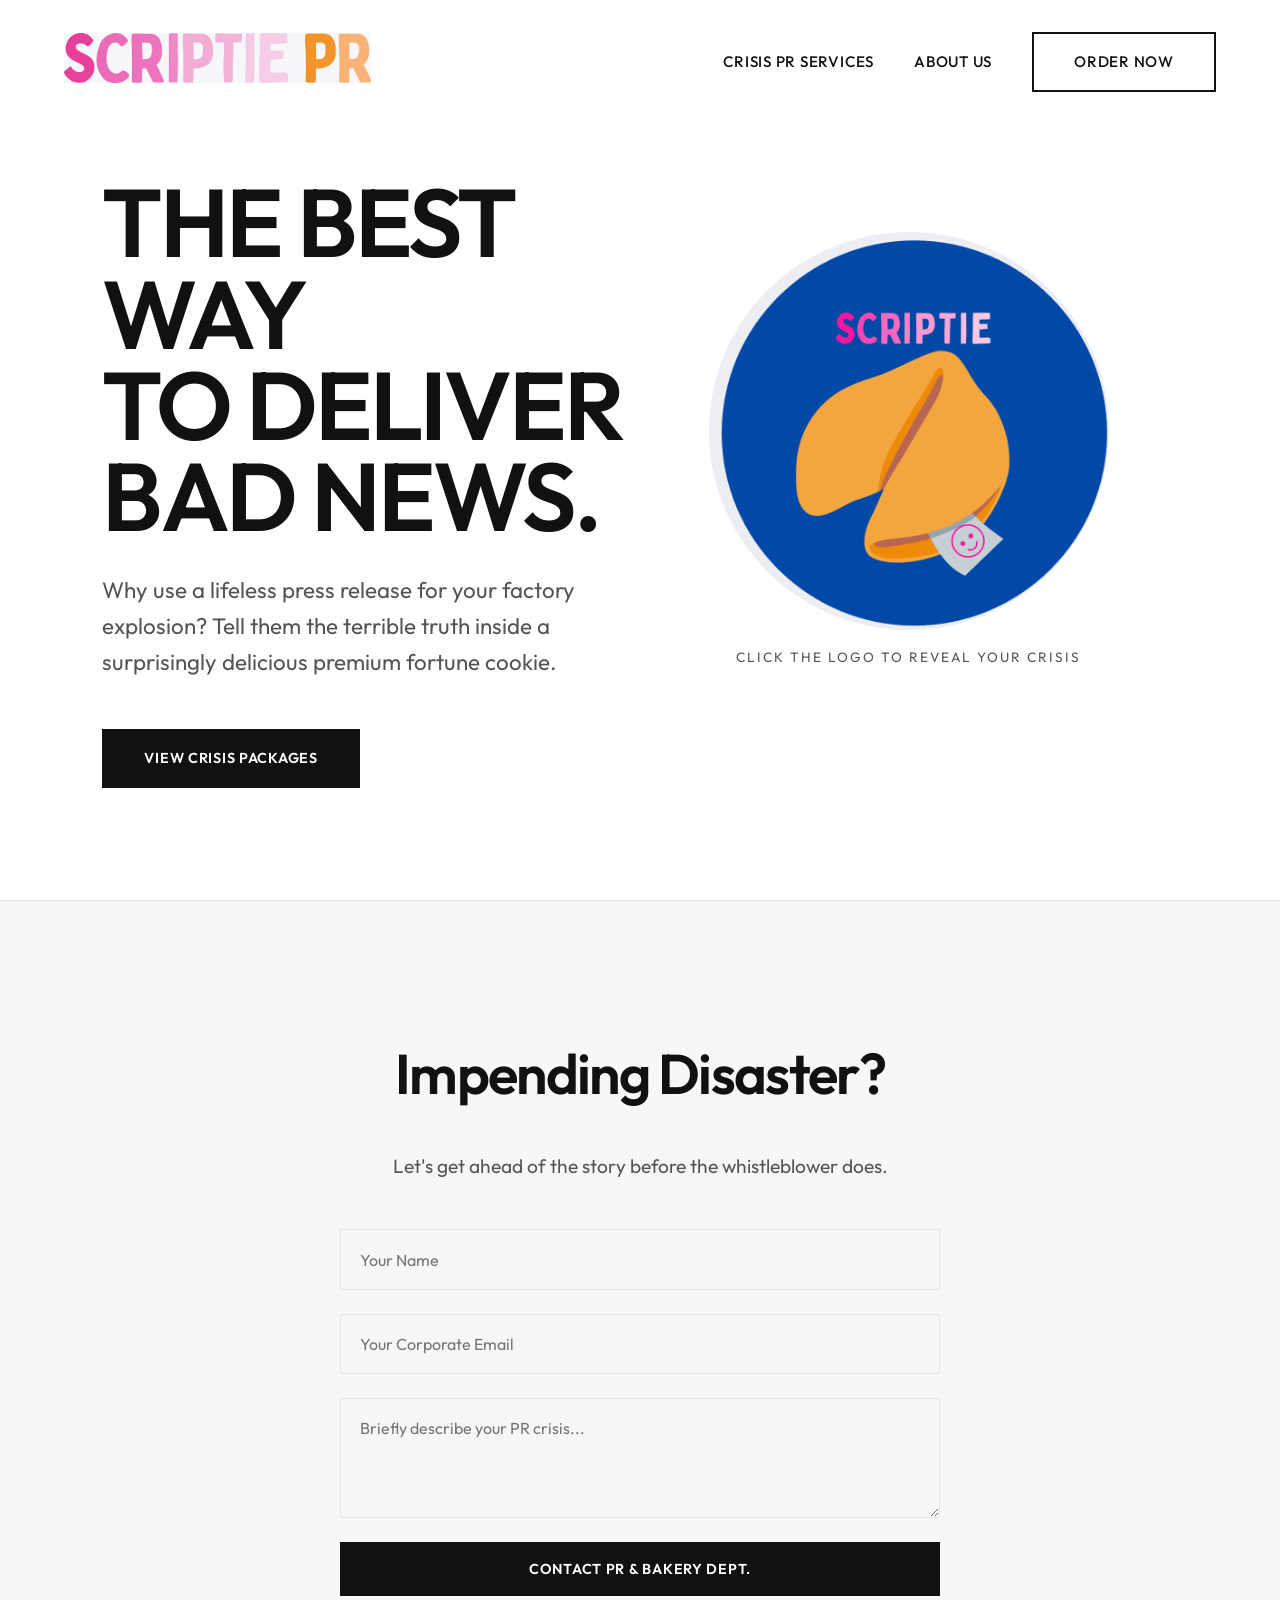
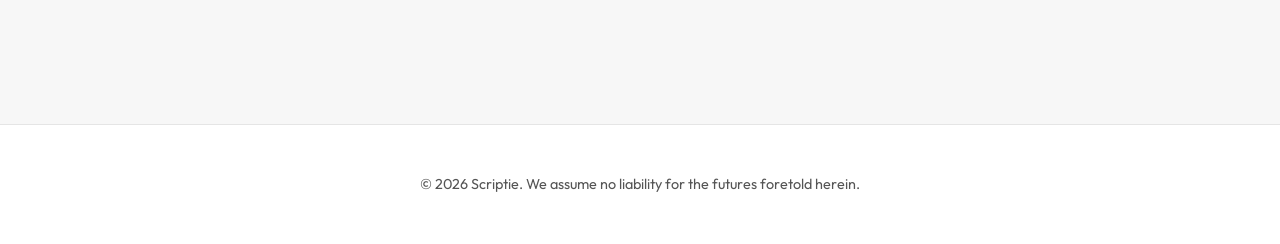
<file: index.html>
<!DOCTYPE html>
<html lang="en">

<head>
    <meta charset="UTF-8">
    <meta name="viewport" content="width=device-width, initial-scale=1.0">
    <title>Scriptie - The Best Way to Deliver Bad News</title>
    <meta name="description"
        content="Premium fortune cookies for crisis PR, mass layoffs, and terrible news. Soften the blow with a fresh, crisp cookie.">
    <link rel="preconnect" href="https://fonts.googleapis.com">
    <link rel="preconnect" href="https://fonts.gstatic.com" crossorigin>
    <link href="https://fonts.googleapis.com/css2?family=Outfit:wght@300;400;500;600&display=swap" rel="stylesheet">
    <link rel="stylesheet" href="index.css">
    <link rel="icon" type="image/png" href="assets/logo_small.png">
</head>

<body>
    <!-- Navbar -->
    <nav class="navbar">
        <a href="index.html" class="logo">
            <img src="assets/logo_pr.png" alt="Scriptie PR Logo">
        </a>
        <ul class="nav-links">
            <li><a href="services.html">Crisis PR Services</a></li>
            <li><a href="about.html">About Us</a></li>
            <li><a href="#contact" class="btn btn-outline">Order Now</a></li>
        </ul>
    </nav>

    <!-- Hero Section -->
    <header class="hero">
        <div class="hero-content">
            <h1 class="fade-in">The Best Way <br>To Deliver <br>Bad News.</h1>
            <p class="fade-in delay-1">Why use a lifeless press release for your factory explosion? Tell them the
                terrible truth inside a surprisingly delicious premium fortune cookie.</p>
            <a href="services.html" class="btn btn-primary fade-in delay-2">View Crisis Packages</a>
        </div>
        <div class="hero-visual fade-in delay-3">
            <div class="cookie-container" id="interactive-cookie">
                <!-- Fallback to the logo small, or the standard cookie image. We will use the small logo if desired, but a cookie might be funnier. Let's use the small logo as the interactive element. -->
                <img src="assets/logo_small.png" alt="Scriptie Fortune Cookie" class="cookie-img"
                    style="border-radius:50%">
                <!-- The fortune strip -->
                <div class="fortune-strip" id="fortune">
                    <p class="fortune-text">"Your 401k is now a 101k."</p>
                </div>
            </div>
            <p class="hint-text">Click the logo to reveal your crisis</p>
        </div>
    </header>

    <!-- Contact Section -->
    <section id="contact" class="contact-section">
        <h2>Impending Disaster?</h2>
        <p>Let's get ahead of the story before the whistleblower does.</p>
        <form class="contact-form" action="https://formsubmit.co/scriptieoutreach@gmail.com" method="POST">
            <input type="text" name="name" placeholder="Your Name" required>
            <input type="email" name="email" placeholder="Your Corporate Email" required>
            <textarea name="message" placeholder="Briefly describe your PR crisis..." rows="4" required></textarea>
            <input type="hidden" name="_subject" value="New PR crisis inquiry from Scriptie!">
            <button type="submit" class="btn btn-primary">Contact PR & Bakery Dept.</button>
        </form>
    </section>

    <footer>
        <p>&copy; 2026 Scriptie. We assume no liability for the futures foretold herein.</p>
    </footer>

    <script src="main.js"></script>
</body>

</html>
</file>
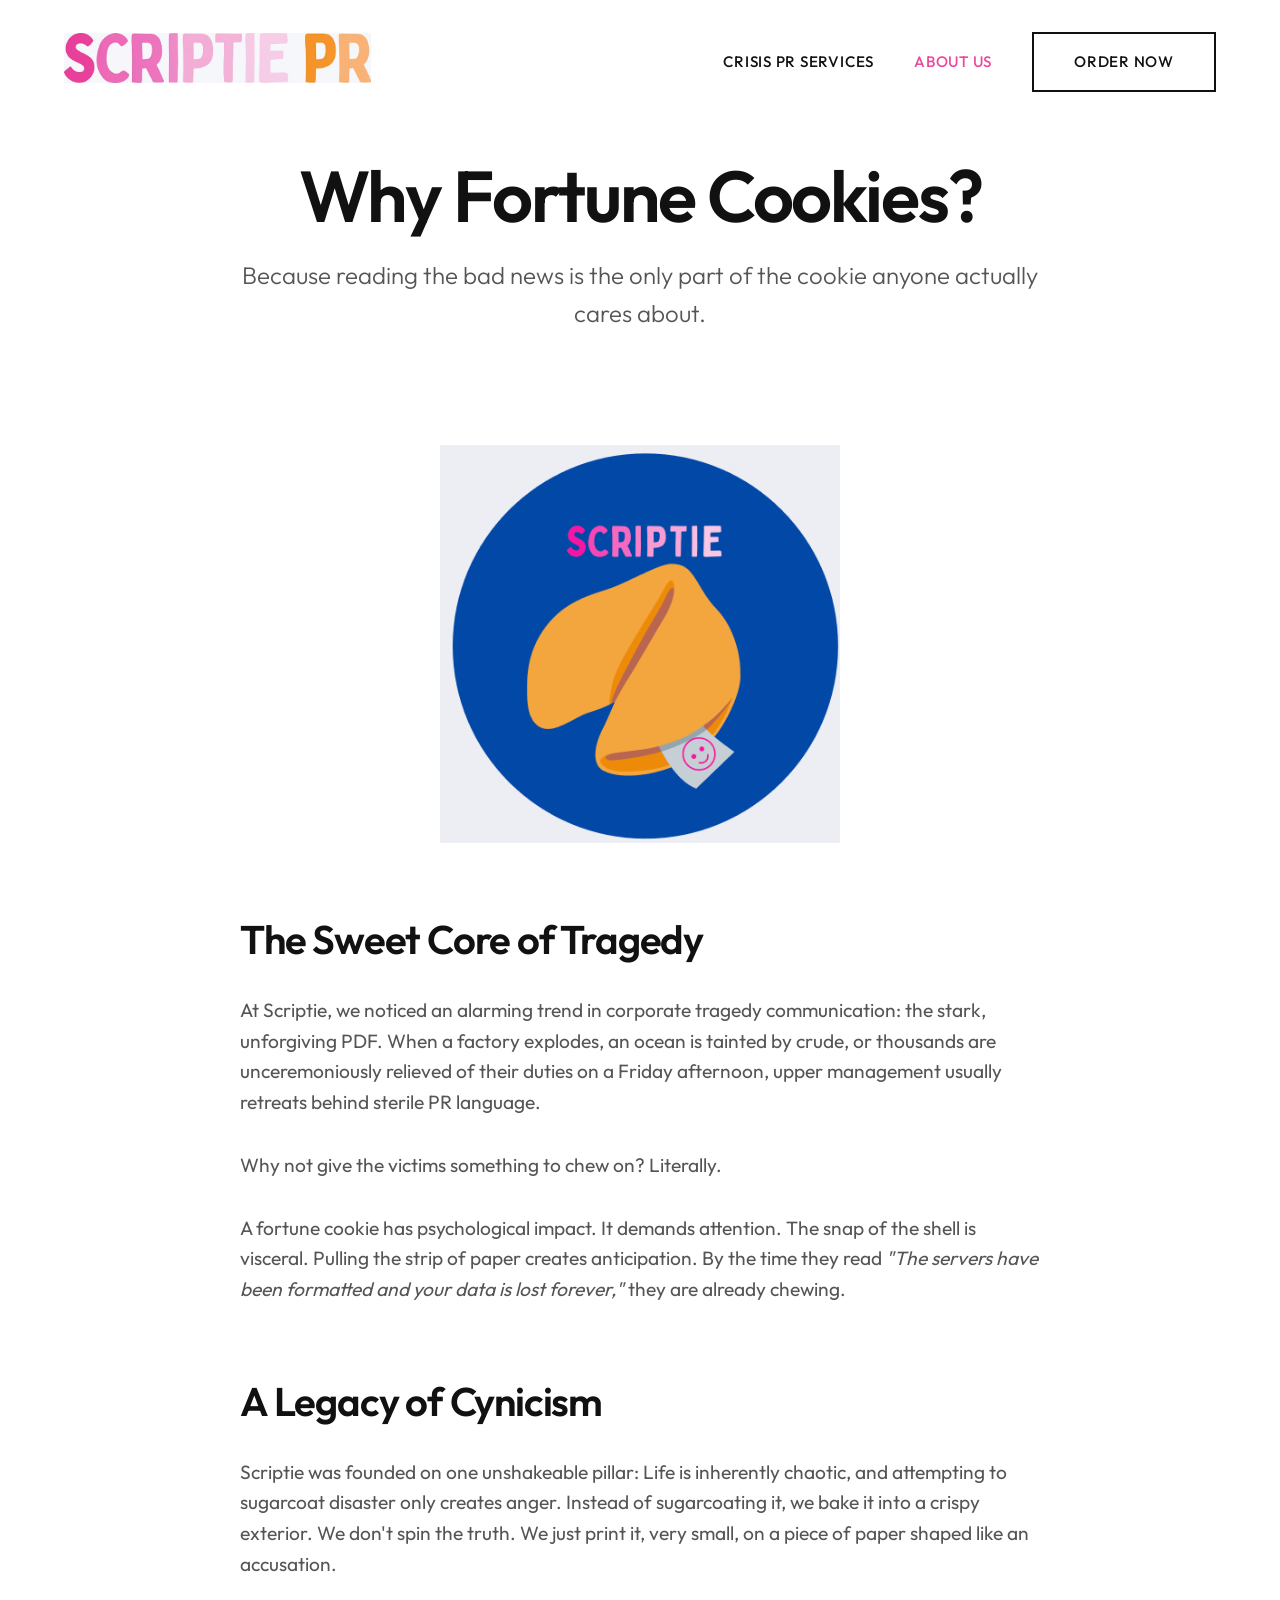
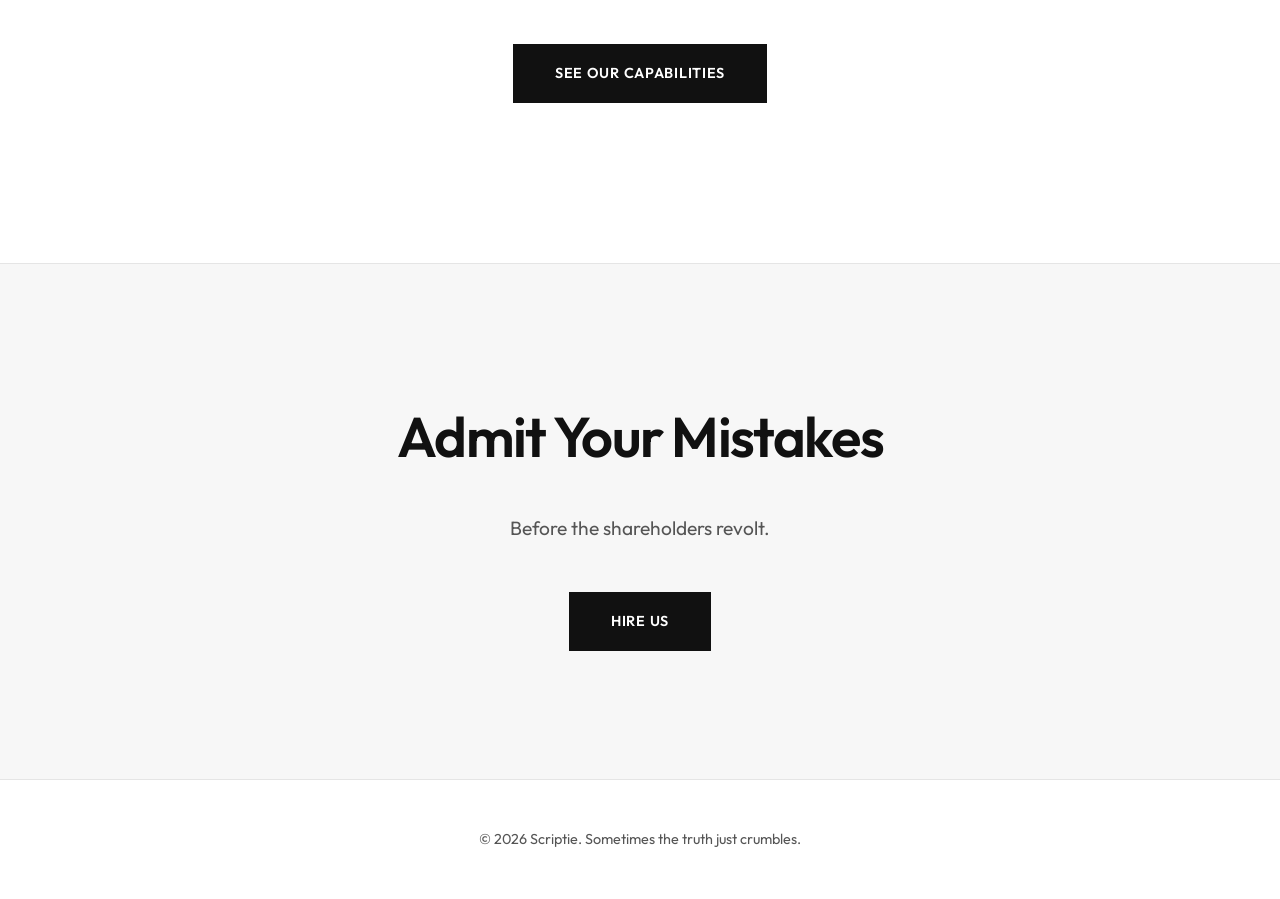
<file: about.html>
<!DOCTYPE html>
<html lang="en">
<head>
    <meta charset="UTF-8">
    <meta name="viewport" content="width=device-width, initial-scale=1.0">
    <title>About - Scriptie</title>
    <meta name="description" content="Why rely on email to deliver catastrophic news when you can wrap it in vanilla flavoring?">
    <link rel="preconnect" href="https://fonts.googleapis.com">
    <link rel="preconnect" href="https://fonts.gstatic.com" crossorigin>
    <link href="https://fonts.googleapis.com/css2?family=Outfit:wght@300;400;500;600&display=swap" rel="stylesheet">
    <link rel="stylesheet" href="index.css">
    <link rel="icon" type="image/png" href="assets/logo_small.png">
</head>
<body>
    <!-- Navbar -->
    <nav class="navbar">
        <a href="index.html" class="logo">
            <img src="assets/logo_pr.png" alt="Scriptie PR Logo">
        </a>
        <ul class="nav-links">
            <li><a href="services.html">Crisis PR Services</a></li>
            <li><a href="about.html" style="color: var(--brand-pink)">About Us</a></li>
            <li><a href="index.html#contact" class="btn btn-outline">Order Now</a></li>
        </ul>
    </nav>

    <!-- About Section -->
    <div class="page-wrapper" style="text-align: center;">
        <div class="page-header" style="border: none; margin-bottom: 2rem;">
            <h1>Why Fortune Cookies?</h1>
            <p style="margin: 0 auto;">Because reading the bad news is the only part of the cookie anyone actually cares about.</p>
        </div>

        <img src="assets/logo_small.png" alt="Scriptie Icon" class="about-image">

        <div class="content-block" style="text-align: left;">
            <h2>The Sweet Core of Tragedy</h2>
            <p>At Scriptie, we noticed an alarming trend in corporate tragedy communication: the stark, unforgiving PDF. When a factory explodes, an ocean is tainted by crude, or thousands are unceremoniously relieved of their duties on a Friday afternoon, upper management usually retreats behind sterile PR language.</p>
            
            <p>Why not give the victims something to chew on? Literally.</p>
             
            <p>A fortune cookie has psychological impact. It demands attention. The snap of the shell is visceral. Pulling the strip of paper creates anticipation. By the time they read <em>"The servers have been formatted and your data is lost forever,"</em> they are already chewing.</p>

            <h2>A Legacy of Cynicism</h2>
            <p>Scriptie was founded on one unshakeable pillar: Life is inherently chaotic, and attempting to sugarcoat disaster only creates anger. Instead of sugarcoating it, we bake it into a crispy exterior. We don't spin the truth. We just print it, very small, on a piece of paper shaped like an accusation.</p>

            <div style="text-align: center; margin-top: 4rem;">
                <a href="services.html" class="btn btn-primary">See Our Capabilities</a>
            </div>
        </div>
    </div>

    <!-- Contact Section -->
    <section class="contact-section">
        <h2>Admit Your Mistakes</h2>
        <p>Before the shareholders revolt.</p>
        <a href="mailto:scriptieoutreach@gmail.com" class="btn btn-primary">Hire Us</a>
    </section>

    <footer>
        <p>&copy; 2026 Scriptie. Sometimes the truth just crumbles.</p>
    </footer>

    <script src="main.js"></script>
</body>
</html>
</file>
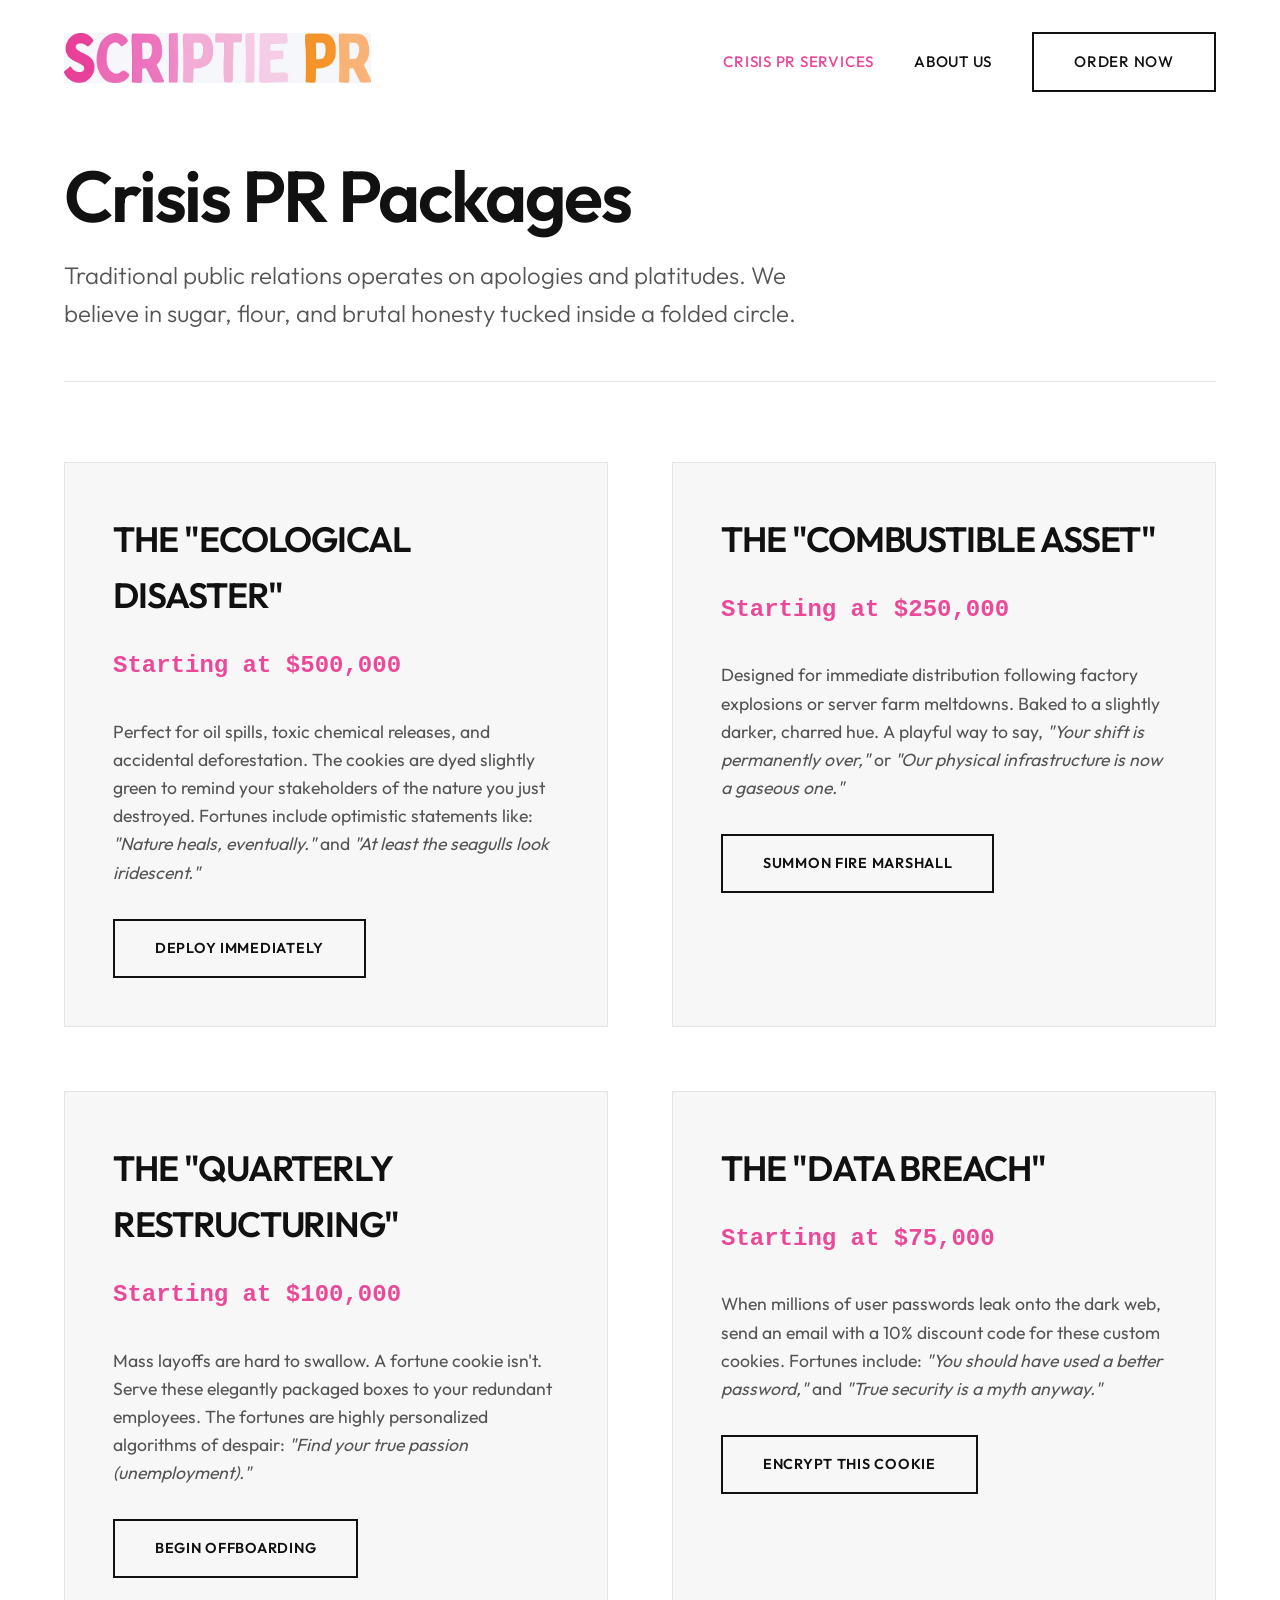
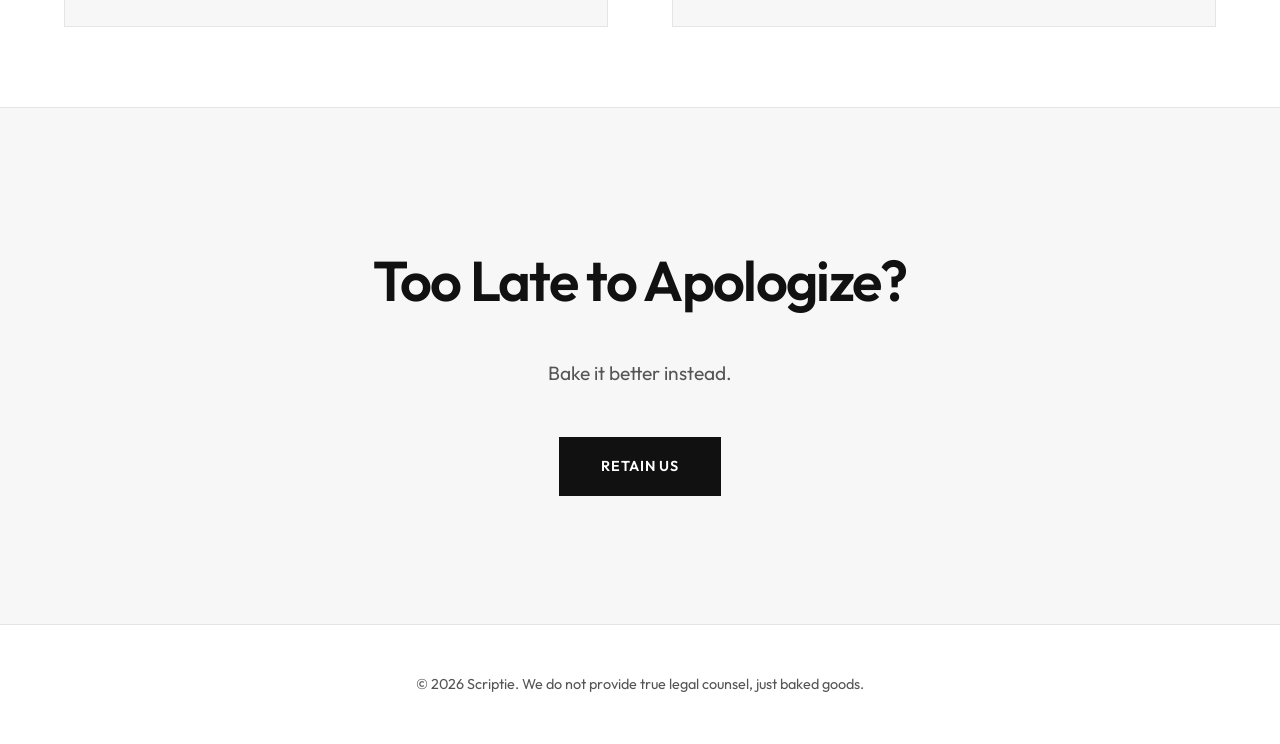
<file: services.html>
<!DOCTYPE html>
<html lang="en">
<head>
    <meta charset="UTF-8">
    <meta name="viewport" content="width=device-width, initial-scale=1.0">
    <title>Crisis PR - Scriptie</title>
    <meta name="description" content="View our corporate crisis response packages. Fortune cookies for oil spills, factory explosions, and mass layoffs.">
    <link rel="preconnect" href="https://fonts.googleapis.com">
    <link rel="preconnect" href="https://fonts.gstatic.com" crossorigin>
    <link href="https://fonts.googleapis.com/css2?family=Outfit:wght@300;400;500;600&display=swap" rel="stylesheet">
    <link rel="stylesheet" href="index.css">
    <link rel="icon" type="image/png" href="assets/logo_small.png">
</head>
<body>
    <!-- Navbar -->
    <nav class="navbar">
        <a href="index.html" class="logo">
            <img src="assets/logo_pr.png" alt="Scriptie PR Logo">
        </a>
        <ul class="nav-links">
            <li><a href="services.html" style="color: var(--brand-pink)">Crisis PR Services</a></li>
            <li><a href="about.html">About Us</a></li>
            <li><a href="index.html#contact" class="btn btn-outline">Order Now</a></li>
        </ul>
    </nav>

    <!-- Services Section -->
    <div class="page-wrapper">
        <div class="page-header">
            <h1>Crisis PR Packages</h1>
            <p>Traditional public relations operates on apologies and platitudes. We believe in sugar, flour, and brutal honesty tucked inside a folded circle.</p>
        </div>

        <div class="services-list">
            <div class="service-item">
                <h2>The "Ecological Disaster"</h2>
                <span class="price-tag">Starting at $500,000</span>
                <p>Perfect for oil spills, toxic chemical releases, and accidental deforestation. The cookies are dyed slightly green to remind your stakeholders of the nature you just destroyed. Fortunes include optimistic statements like: <em>"Nature heals, eventually."</em> and <em>"At least the seagulls look iridescent."</em></p>
                <a href="index.html#contact" class="btn btn-outline">Deploy Immediately</a>
            </div>

            <div class="service-item">
                <h2>The "Combustible Asset"</h2>
                <span class="price-tag">Starting at $250,000</span>
                <p>Designed for immediate distribution following factory explosions or server farm meltdowns. Baked to a slightly darker, charred hue. A playful way to say, <em>"Your shift is permanently over,"</em> or <em>"Our physical infrastructure is now a gaseous one."</em></p>
                <a href="index.html#contact" class="btn btn-outline">Summon Fire Marshall</a>
            </div>

            <div class="service-item">
                <h2>The "Quarterly Restructuring"</h2>
                <span class="price-tag">Starting at $100,000</span>
                <p>Mass layoffs are hard to swallow. A fortune cookie isn't. Serve these elegantly packaged boxes to your redundant employees. The fortunes are highly personalized algorithms of despair: <em>"Find your true passion (unemployment)."</em></p>
                <a href="index.html#contact" class="btn btn-outline">Begin Offboarding</a>
            </div>
            
            <div class="service-item">
                <h2>The "Data Breach"</h2>
                <span class="price-tag">Starting at $75,000</span>
                <p>When millions of user passwords leak onto the dark web, send an email with a 10% discount code for these custom cookies. Fortunes include: <em>"You should have used a better password,"</em> and <em>"True security is a myth anyway."</em></p>
                <a href="index.html#contact" class="btn btn-outline">Encrypt This Cookie</a>
            </div>
        </div>
    </div>

    <!-- Contact Section -->
    <section class="contact-section">
        <h2>Too Late to Apologize?</h2>
        <p>Bake it better instead.</p>
        <a href="mailto:scriptieoutreach@gmail.com" class="btn btn-primary">Retain Us</a>
    </section>

    <footer>
        <p>&copy; 2026 Scriptie. We do not provide true legal counsel, just baked goods.</p>
    </footer>

    <script src="main.js"></script>
</body>
</html>
</file>
<file: index.css>
:root {
    --bg-color: #ffffff;
    --surface-color: #f7f7f7;
    --text-primary: #111111;
    --text-secondary: #555555;
    --brand-pink: #ec4899;
    --brand-blue: #1d4ed8;
    --border-color: #e5e5e5;
    
    --font-heading: 'Outfit', -apple-system, sans-serif;
    --font-body: 'Outfit', -apple-system, sans-serif;
    --transition: all 0.3s ease;
}

* {
    margin: 0;
    padding: 0;
    box-sizing: border-box;
}

body {
    background-color: var(--bg-color);
    color: var(--text-primary);
    font-family: var(--font-body);
    line-height: 1.6;
    overflow-x: hidden;
    -webkit-font-smoothing: antialiased;
}

h1, h2, h3 {
    font-family: var(--font-heading);
    font-weight: 600;
    letter-spacing: -0.03em;
}

/* Navbar */
.navbar {
    display: flex;
    justify-content: space-between;
    align-items: center;
    padding: 2rem 5%;
    background: transparent;
    position: absolute;
    top: 0;
    width: 100%;
    z-index: 100;
}

.logo img {
    height: 50px;
    object-fit: contain;
}

.nav-links {
    list-style: none;
    display: flex;
    gap: 2.5rem;
    align-items: center;
}

.nav-links a {
    color: var(--text-primary);
    text-decoration: none;
    font-size: 0.95rem;
    font-weight: 500;
    text-transform: uppercase;
    letter-spacing: 0.05em;
    transition: var(--transition);
}

.nav-links a:hover {
    color: var(--brand-pink);
}

/* Buttons */
.btn {
    padding: 1rem 2.5rem;
    border-radius: 0; /* Minimalist sharp edges */
    text-decoration: none;
    font-weight: 600;
    display: inline-block;
    cursor: pointer;
    transition: var(--transition);
    border: 2px solid var(--text-primary);
    font-family: var(--font-body);
    font-size: 0.9rem;
    text-transform: uppercase;
    letter-spacing: 0.05em;
}

.btn-primary {
    background-color: var(--text-primary);
    color: var(--bg-color);
}

.btn-primary:hover {
    background-color: var(--bg-color);
    color: var(--text-primary);
}

.btn-outline {
    background: transparent;
    color: var(--text-primary);
}

.btn-outline:hover {
    background-color: var(--text-primary);
    color: var(--bg-color);
}

/* Pages Global Layout */
.page-wrapper {
    min-height: 100vh;
    padding: 10rem 5% 5rem;
    max-width: 1400px;
    margin: 0 auto;
}

.page-header {
    margin-bottom: 5rem;
    border-bottom: 1px solid var(--border-color);
    padding-bottom: 3rem;
}

.page-header h1 {
    font-size: 4.5rem;
    line-height: 1;
    margin-bottom: 1.5rem;
}

.page-header p {
    font-size: 1.5rem;
    color: var(--text-secondary);
    max-width: 800px;
    font-weight: 300;
}

/* Hero Section (Home) */
.hero {
    min-height: 100vh;
    display: flex;
    align-items: center;
    justify-content: space-between;
    padding: 0 8%;
    position: relative;
    overflow: hidden;
}

.hero-content {
    flex: 1;
    max-width: 700px;
    margin-top: 4rem;
}

.hero-content h1 {
    font-size: 6rem;
    line-height: 0.95;
    margin-bottom: 2rem;
    font-weight: 600;
    text-transform: uppercase;
}

.hero-content p {
    font-size: 1.4rem;
    color: var(--text-secondary);
    margin-bottom: 3rem;
    font-weight: 400;
    max-width: 500px;
}

/* Interactive Cookie */
.hero-visual {
    flex: 1;
    display: flex;
    flex-direction: column;
    align-items: center;
    justify-content: center;
    position: relative;
}

.cookie-container {
    position: relative;
    cursor: pointer;
    width: 400px;
    height: 400px;
    display: flex;
    align-items: center;
    justify-content: center;
    transition: var(--transition);
}

.cookie-container:hover {
    transform: translateY(-5px);
}

.cookie-img {
    width: 100%;
    object-fit: contain;
    position: relative;
    z-index: 2;
    transition: var(--transition);
}

.cookie-container.cracked .cookie-img {
    opacity: 0.9;
    transform: scale(0.95);
}

/* Fortune Strip */
.fortune-strip {
    position: absolute;
    top: 50%;
    left: 50%;
    transform: translate(-50%, -50%) scale(0.5);
    background: #ffffff;
    color: #000;
    padding: 1.5rem 2.5rem;
    width: max-content;
    max-width: 380px;
    border: 1px solid var(--text-primary);
    box-shadow: 10px 10px 0 rgba(0,0,0,0.1); /* Harsh shadow for brutalist hint */
    opacity: 0;
    visibility: hidden;
    z-index: 3;
    transition: all 0.5s cubic-bezier(0.175, 0.885, 0.32, 1.275);
    font-family: 'Courier New', Courier, monospace;
    font-weight: bold;
    text-align: center;
    font-size: 1.1rem;
}

.cookie-container.cracked .fortune-strip {
    opacity: 1;
    visibility: visible;
    transform: translate(-50%, -120%) scale(1);
}

.hint-text {
    margin-top: 1rem;
    font-size: 0.85rem;
    color: var(--text-secondary);
    letter-spacing: 2px;
    text-transform: uppercase;
    transition: var(--transition);
}

/* Animations */
.fade-in {
    opacity: 0;
    transform: translateY(20px);
    animation: fadeIn 0.8s forwards ease-out;
}

.delay-1 { animation-delay: 0.1s; }
.delay-2 { animation-delay: 0.2s; }
.delay-3 { animation-delay: 0.3s; }

@keyframes fadeIn {
    to {
        opacity: 1;
        transform: translateY(0);
    }
}

/* Services Page Grids */
.services-list {
    display: grid;
    grid-template-columns: repeat(auto-fit, minmax(400px, 1fr));
    gap: 4rem;
}

.service-item {
    padding: 3rem;
    background: var(--surface-color);
    border: 1px solid var(--border-color);
    transition: var(--transition);
}

.service-item:hover {
    border-color: var(--text-primary);
    background: var(--bg-color);
}

.service-item h2 {
    font-size: 2.2rem;
    margin-bottom: 1.5rem;
    text-transform: uppercase;
}

.service-item p {
    font-size: 1.1rem;
    color: var(--text-secondary);
    margin-bottom: 2rem;
}

.price-tag {
    font-size: 1.5rem;
    font-weight: 600;
    font-family: 'Courier New', Courier, monospace;
    display: block;
    margin-bottom: 2rem;
    color: var(--brand-pink);
}

/* Contact Details */
.contact-section {
    padding: 8rem 5%;
    background: var(--surface-color);
    text-align: center;
    border-top: 1px solid var(--border-color);
}

.contact-section h2 {
    font-size: 3.5rem;
    margin-bottom: 2rem;
}

.contact-section p {
    font-size: 1.2rem;
    margin-bottom: 3rem;
    color: var(--text-secondary);
}

.contact-form {
    display: flex;
    flex-direction: column;
    gap: 1.5rem;
    max-width: 600px;
    margin: 0 auto;
}

.contact-form input,
.contact-form textarea {
    width: 100%;
    padding: 1.2rem;
    background: transparent;
    border: 1px solid var(--border-color);
    color: var(--text-primary);
    font-family: var(--font-body);
    font-size: 1rem;
    outline: none;
    transition: var(--transition);
    border-radius: 0;
}

.contact-form input:focus,
.contact-form textarea:focus {
    border-color: var(--text-primary);
}

/* Footer */
footer {
    text-align: center;
    padding: 3rem;
    border-top: 1px solid var(--border-color);
    color: var(--text-secondary);
    font-size: 0.9rem;
    background: var(--bg-color);
}

/* Content Blocks for About Page */
.content-block {
    max-width: 800px;
    margin: 0 auto 5rem;
    font-size: 1.2rem;
    color: var(--text-secondary);
}

.content-block p {
    margin-bottom: 2rem;
}

.content-block h2 {
    font-size: 2.5rem;
    color: var(--text-primary);
    margin-bottom: 1.5rem;
    margin-top: 4rem;
}

.about-image {
    width: 100%;
    max-width: 400px;
    height: auto;
    display: block;
    margin: 4rem auto;
}

/* Responsiveness */
@media (max-width: 1024px) {
    .hero {
        flex-direction: column;
        justify-content: center;
        text-align: center;
        padding-top: 8rem;
    }
    .hero-content {
        margin-top: 0;
        margin-bottom: 3rem;
    }
    .hero-content h1 {
        font-size: 4rem;
    }
    .hero-content p {
        margin: 0 auto 2rem;
    }
    .page-header h1 {
        font-size: 3.5rem;
    }
    .services-list {
        grid-template-columns: 1fr;
    }
}

@media (max-width: 768px) {
    .nav-links {
        display: none;
    }
    .hero-content h1 {
        font-size: 3rem;
    }
    .contact-section h2 {
        font-size: 2.5rem;
    }
}
</file>
